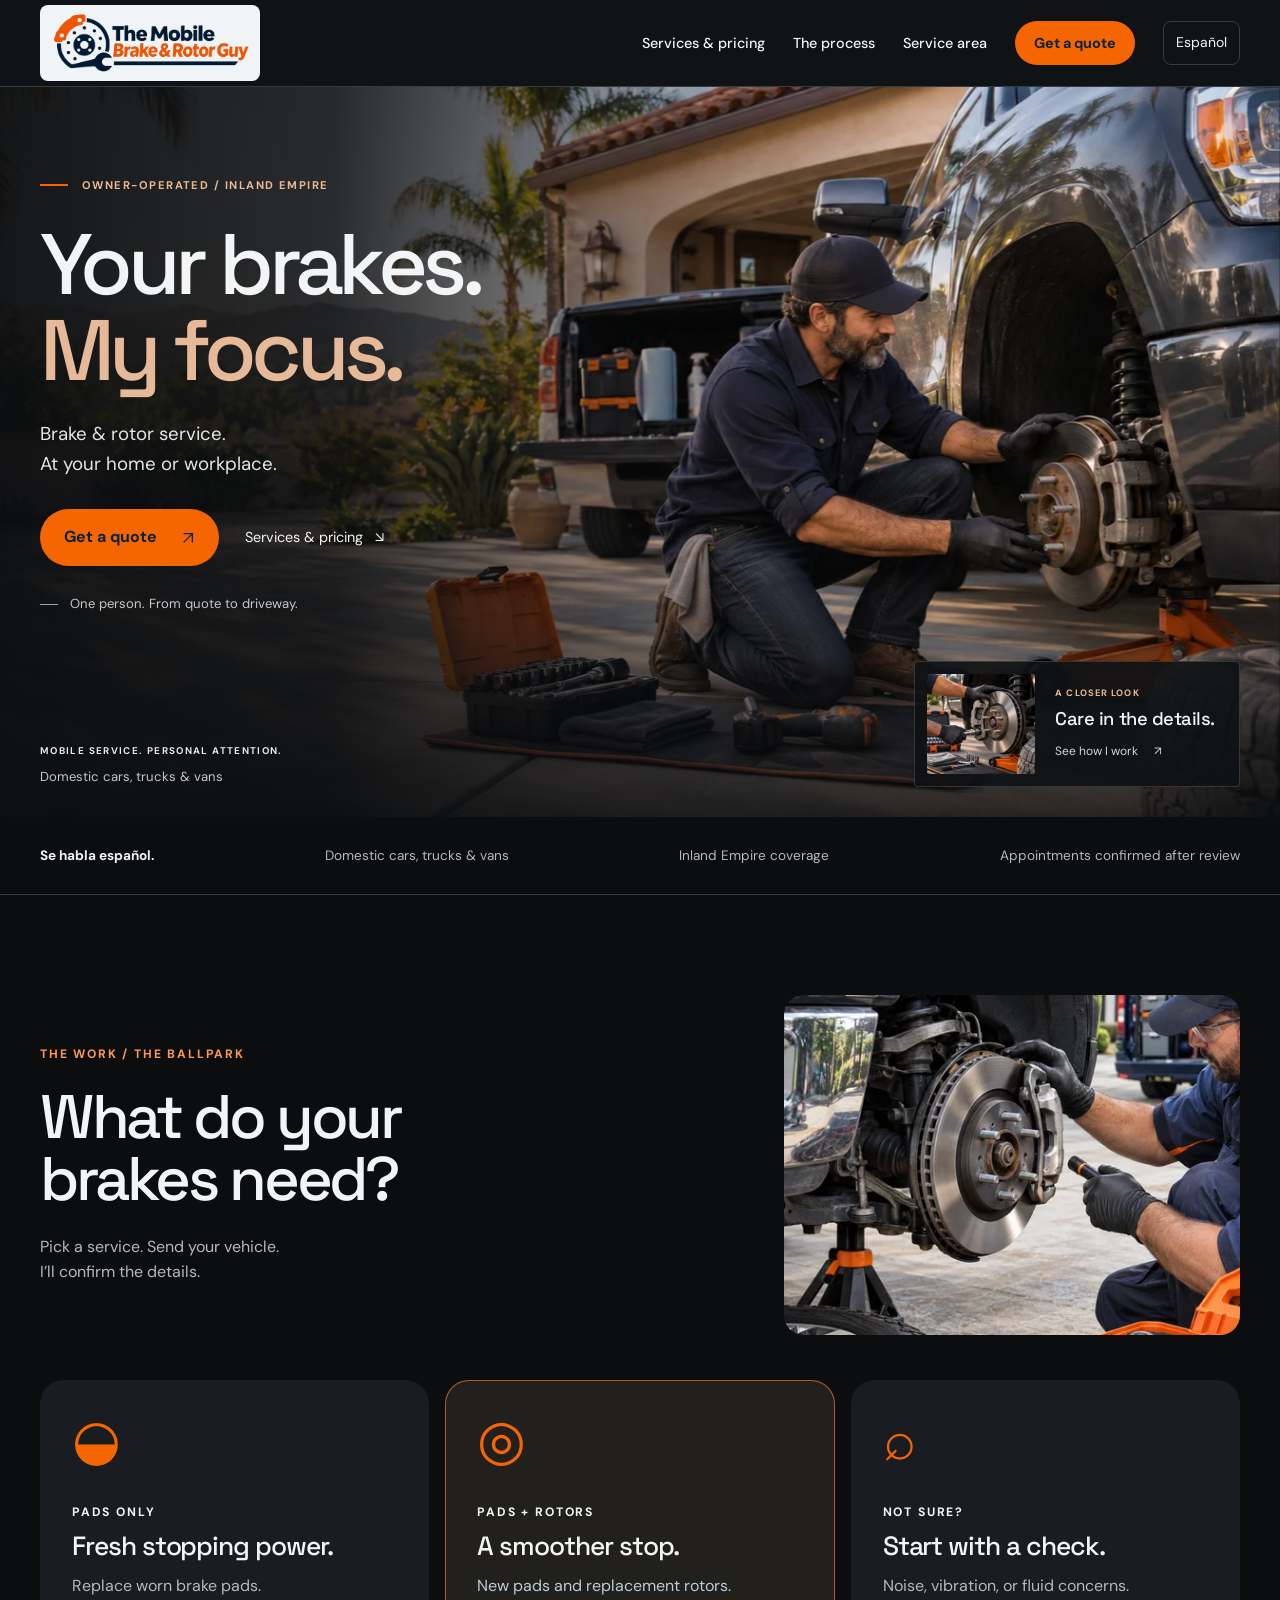
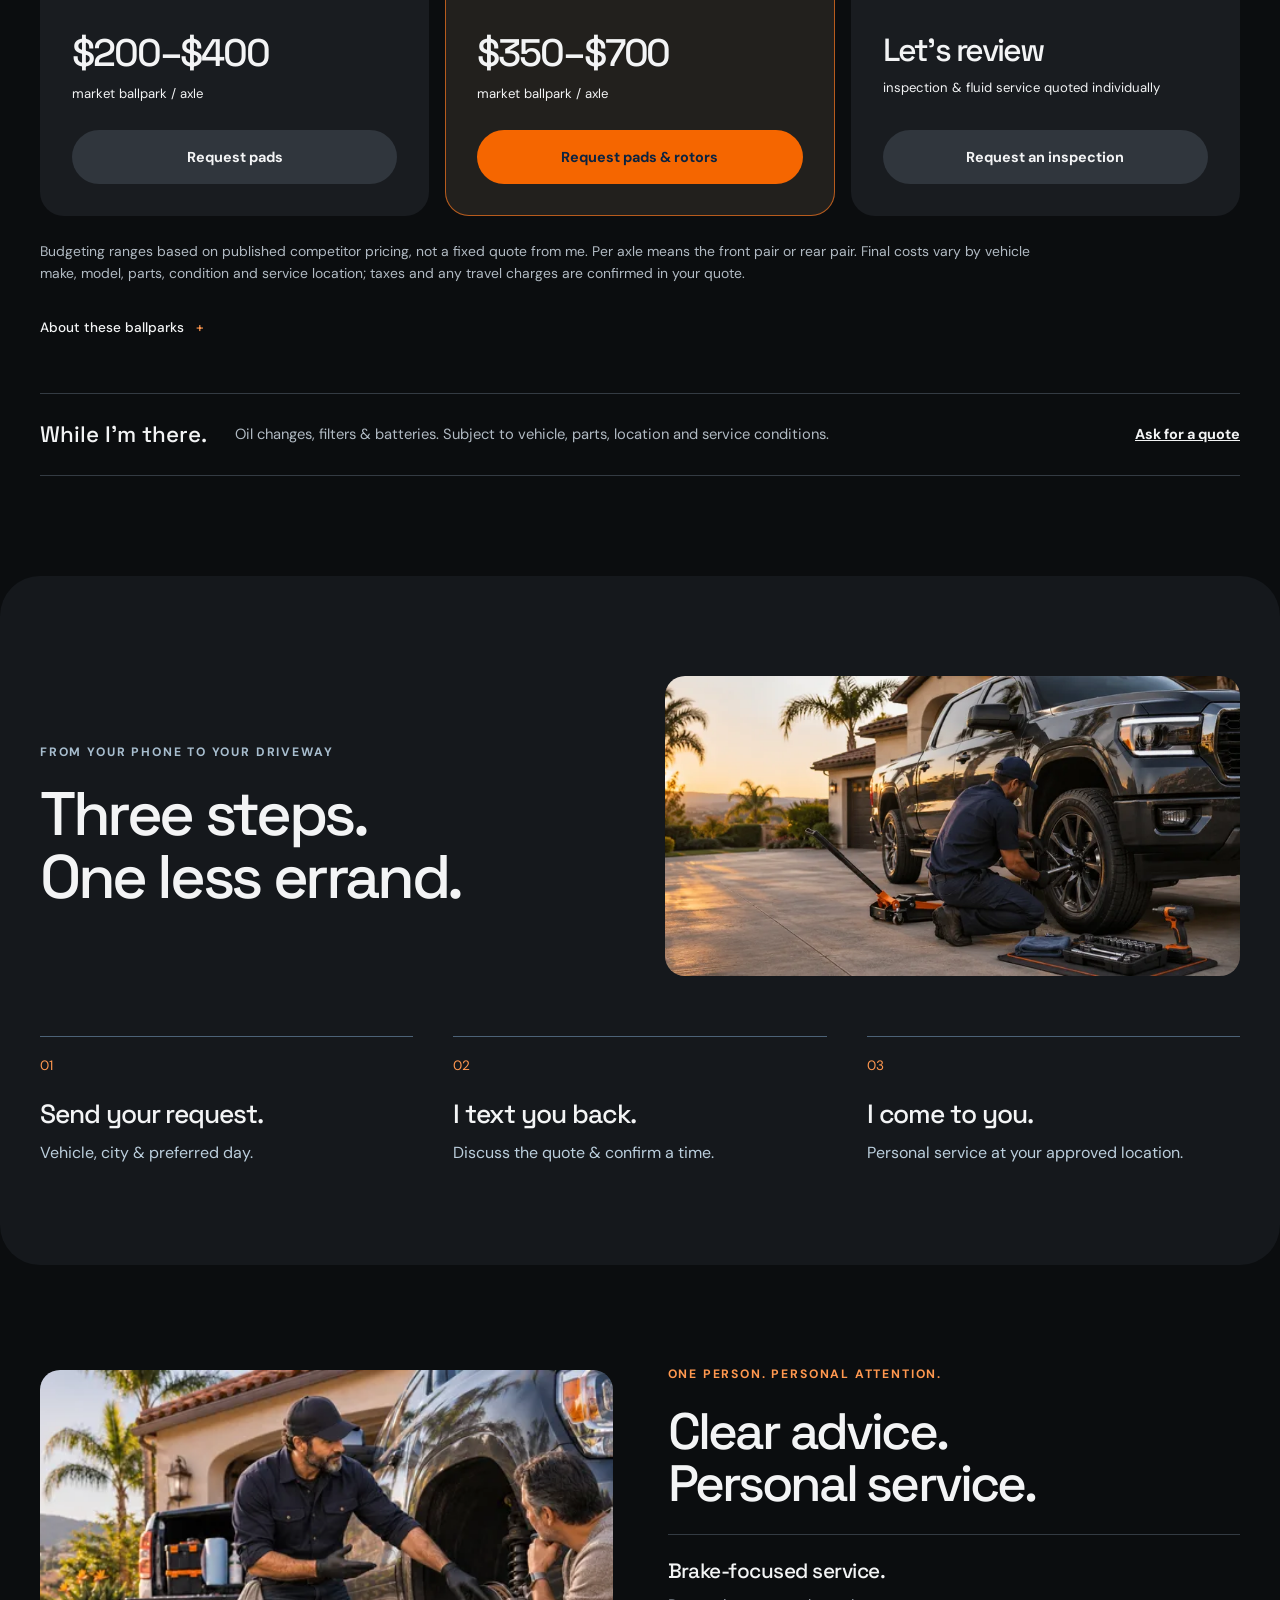
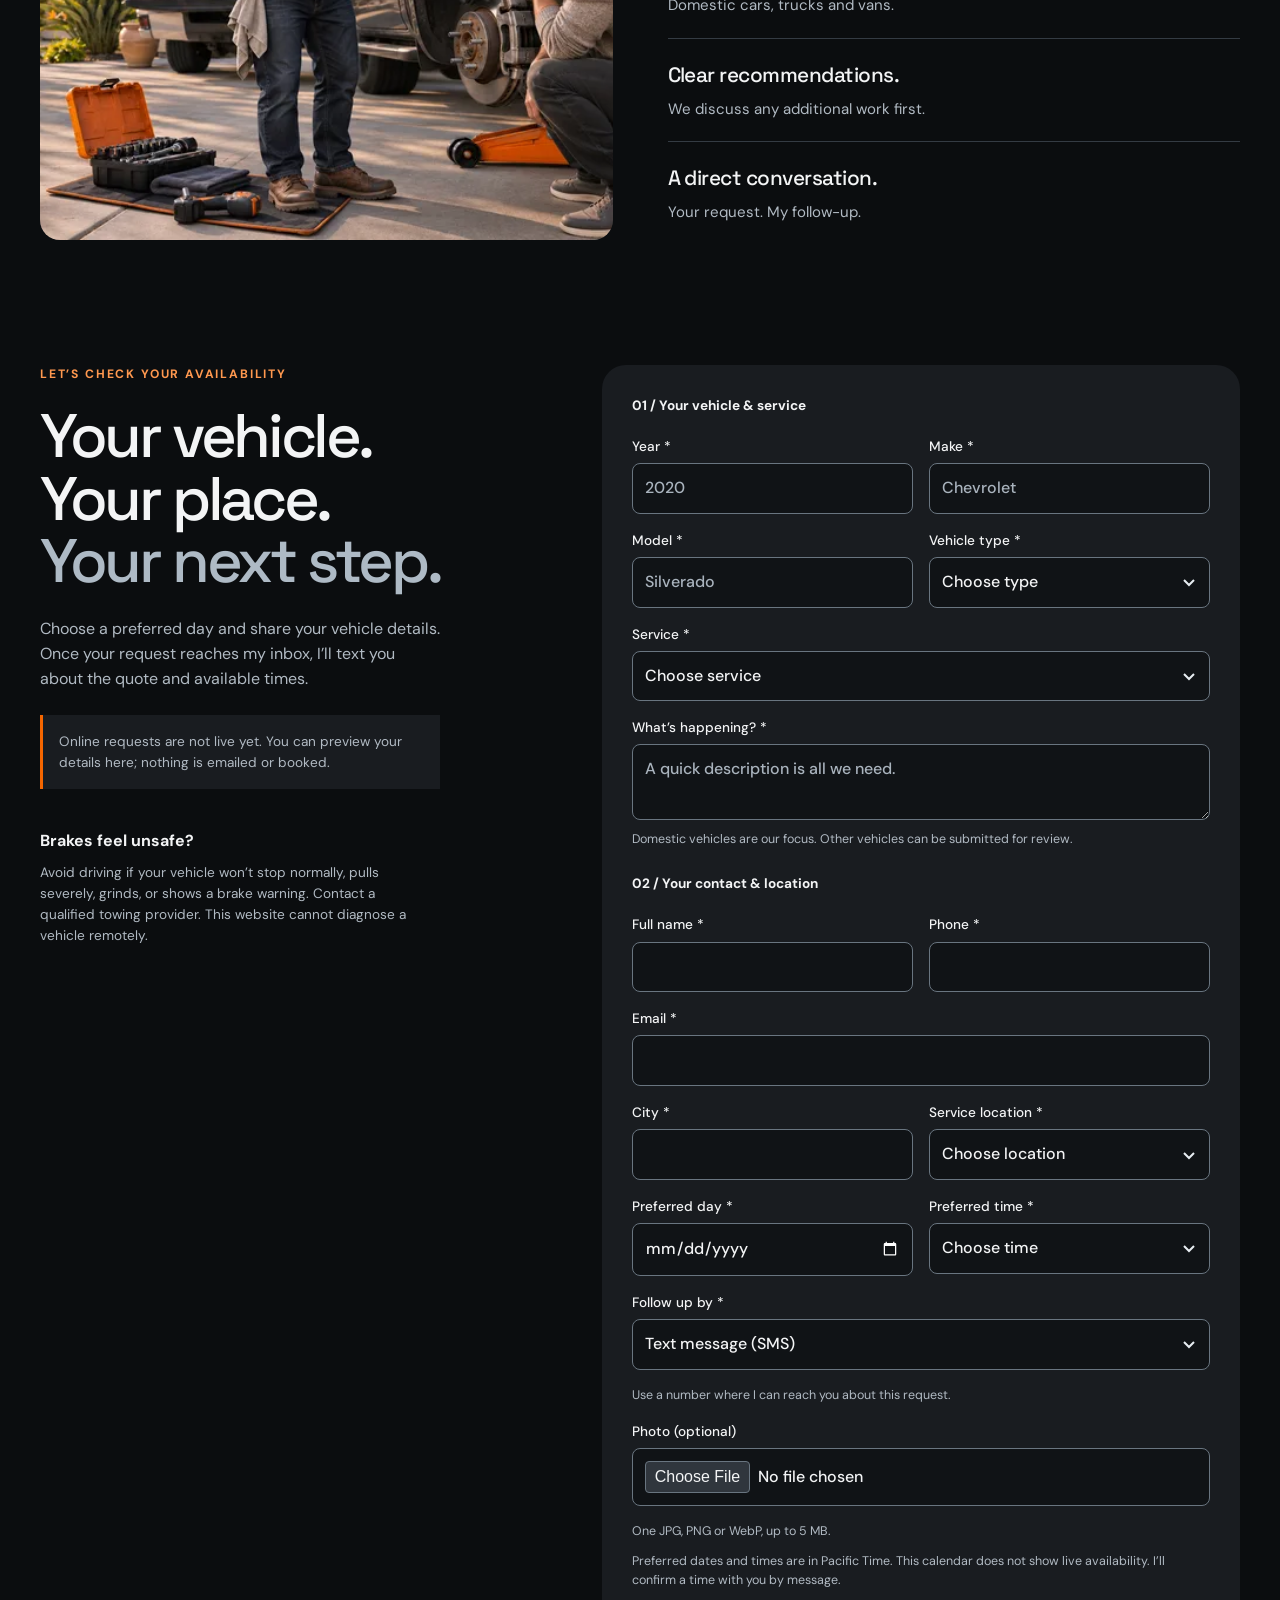
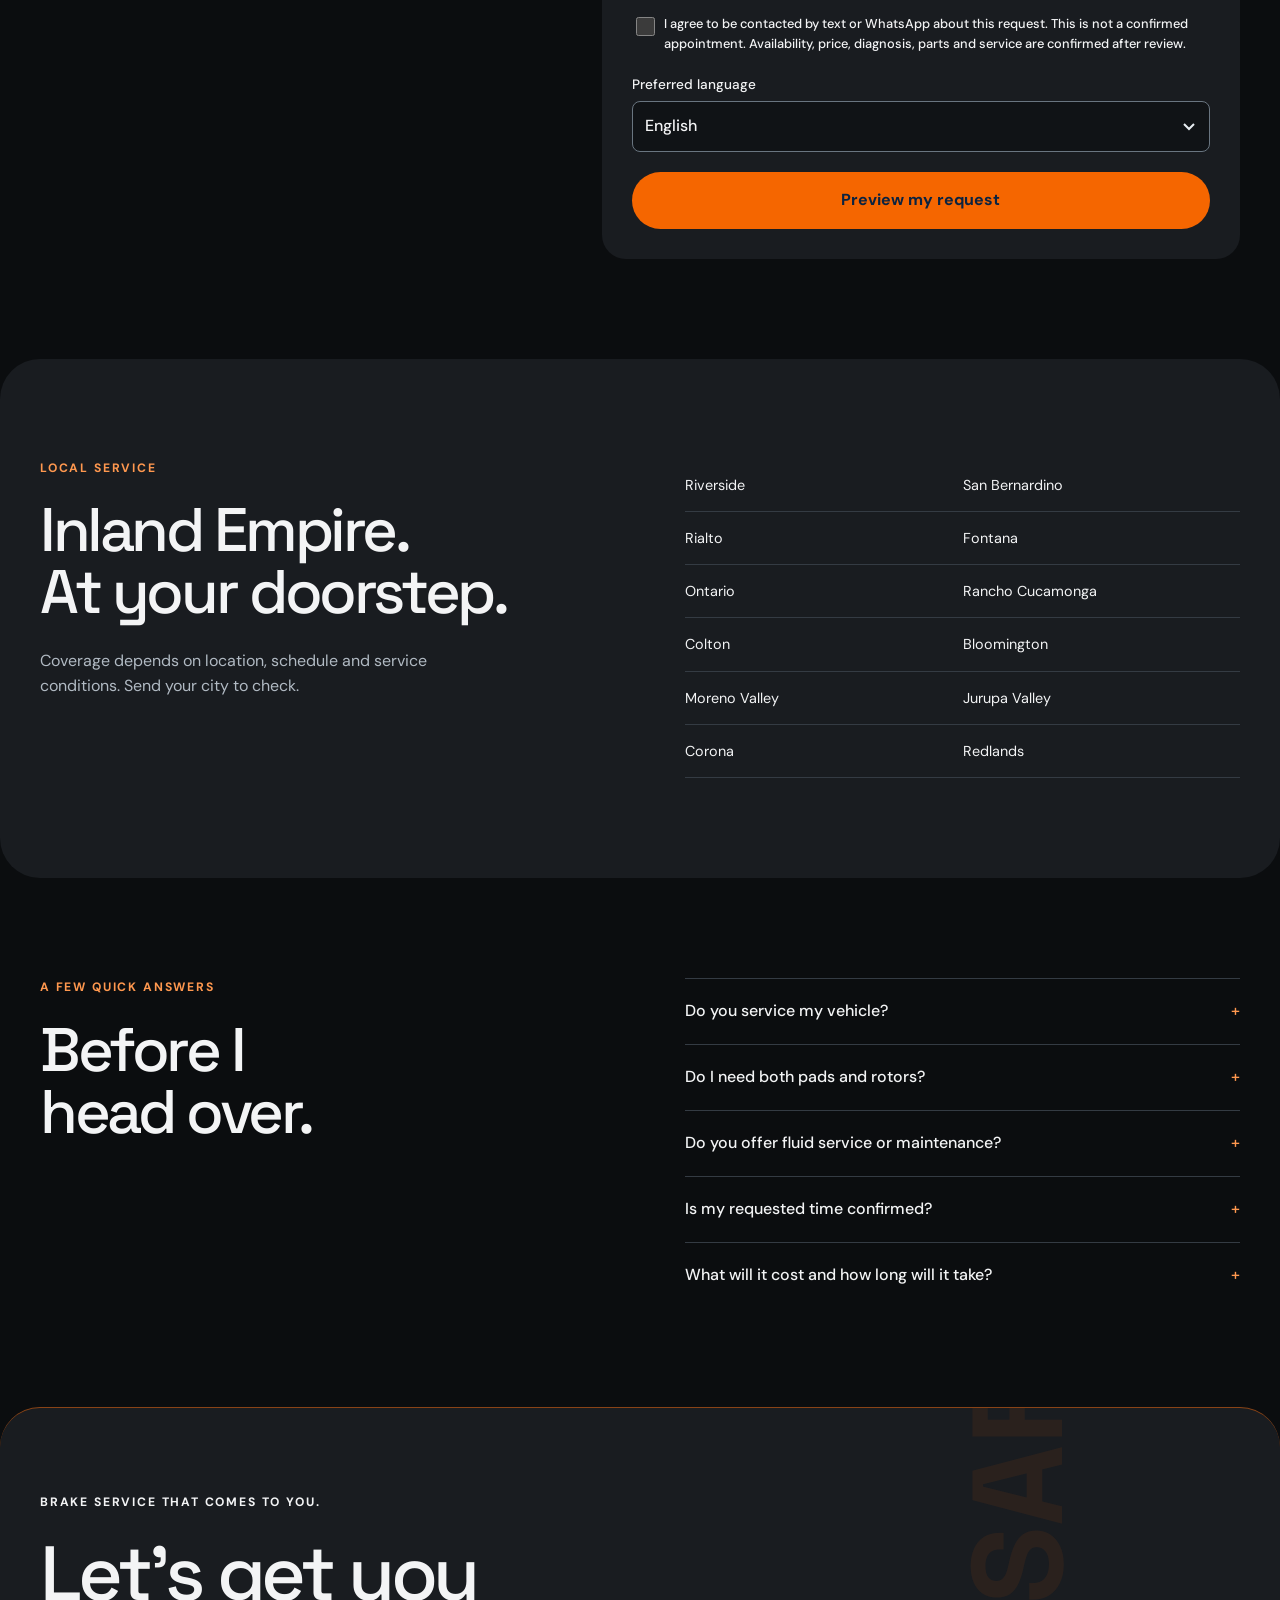
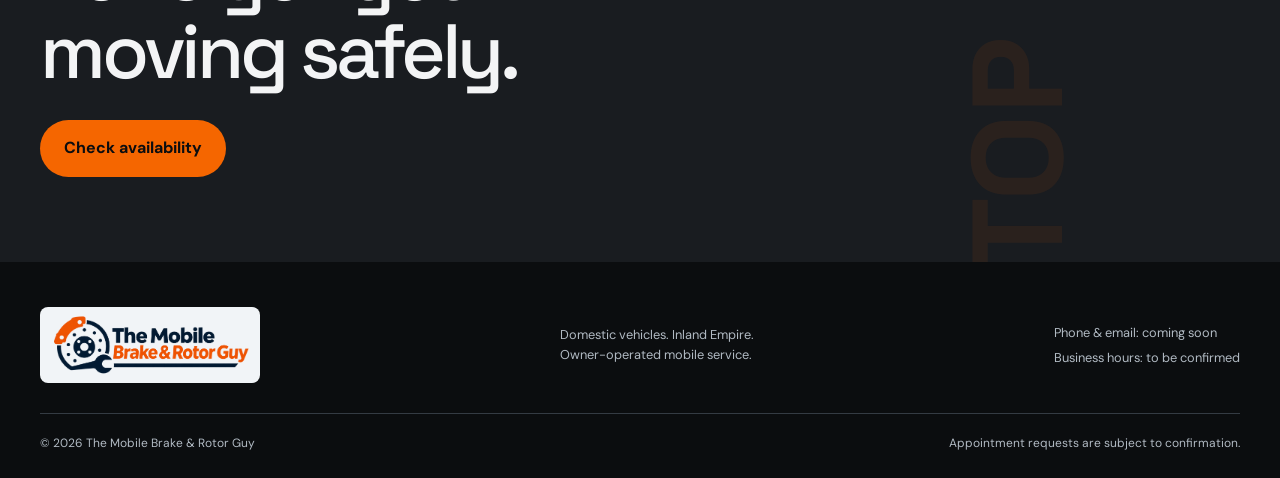
<file: index.html>
<!doctype html>
<html lang="en">
<head>
<meta charset="UTF-8"><meta name="viewport" content="width=device-width, initial-scale=1, viewport-fit=cover">
<meta name="theme-color" content="#0b0d0f">
<title>The Mobile Brake &amp; Rotor Guy | Mobile Brake Service in the Inland Empire</title>
<meta name="description" content="Mobile brake pads, rotors and brake service for domestic cars, trucks and vans in the Inland Empire. See ballpark costs and request an appointment.">
<link rel="canonical" href="https://themobilebrakerotorguy.com/">
<link rel="alternate" hreflang="en" href="https://themobilebrakerotorguy.com/">
<link rel="alternate" hreflang="es" href="https://themobilebrakerotorguy.com/es.html">
<link rel="alternate" hreflang="x-default" href="https://themobilebrakerotorguy.com/">
<meta property="og:title" content="Your brakes. My focus."><meta property="og:description" content="Mobile brake service for domestic cars, trucks and vans throughout the Inland Empire.">
<meta property="og:image" content="https://themobilebrakerotorguy.com/assets/photography/hero-1774.webp"><meta property="og:image:alt" content="A mechanic inspecting a pickup brake rotor in a driveway.">
<meta property="og:url" content="https://themobilebrakerotorguy.com/"><meta property="og:type" content="website">
<link rel="icon" href="assets/brand/logo-icon.png"><link rel="preconnect" href="https://fonts.googleapis.com"><link rel="preconnect" href="https://fonts.gstatic.com" crossorigin>
<link href="https://fonts.googleapis.com/css2?family=DM+Sans:wght@400;500;600;700&family=Space+Grotesk:wght@400;500;600;700&display=swap" rel="stylesheet">
<link rel="stylesheet" href="styles.css">
<script type="application/ld+json">{"@context":"https://schema.org","@type":"AutoRepair","name":"The Mobile Brake & Rotor Guy","url":"https://themobilebrakerotorguy.com/","logo":"https://themobilebrakerotorguy.com/assets/brand/logo-primary-horizontal.png","areaServed":{"@type":"Place","name":"Inland Empire, California"},"description":"Mobile brake service for domestic cars, trucks and vans. Availability confirmed on request."}</script>
</head>
<body>
<a class="skip" href="#services">Skip to services</a>
<header class="site-header" id="top"><div class="container header-inner">
<a class="brand" href="#top" aria-label="The Mobile Brake and Rotor Guy home"><img src="assets/brand/logo-primary-horizontal.png" width="2150" height="734" alt="The Mobile Brake &amp; Rotor Guy"></a>
<nav id="main-nav" aria-label="Main navigation"><a href="#services">Services &amp; pricing</a><a href="#how-it-works">The process</a><a href="#service-area">Service area</a></nav>
<a class="button small" href="#quote">Get a quote</a><a class="language-switch" href="es.html" lang="es" hreflang="es" aria-label="Ver el sitio en español">Español</a><button class="menu-toggle" aria-controls="main-nav" aria-expanded="false" aria-label="Open menu">☰</button>
</div></header>
<main>
<section class="owner-hero" aria-labelledby="hero-title">
<picture class="owner-hero-photo"><source type="image/webp" srcset="assets/photography/hero-640.webp 640w, assets/photography/hero-960.webp 960w, assets/photography/hero-1440.webp 1440w, assets/photography/hero-1774.webp 1774w" sizes="(max-width: 700px) 200vw, 100vw"><img src="assets/photography/hero-1440.webp" width="1774" height="887" fetchpriority="high" alt="A mechanic inspecting a pickup brake rotor in a driveway."></picture>
<div class="owner-hero-shade" aria-hidden="true"></div>
<div class="container owner-hero-content">
<p class="eyebrow owner-kicker">OWNER-OPERATED / INLAND EMPIRE</p>
<h1 id="hero-title">Your brakes.<br><span>My focus.</span></h1>
<p class="owner-hero-description">Brake &amp; rotor service.<br>At your home or workplace.</p>
<div class="owner-hero-actions"><a class="button" href="#quote">Get a quote <svg width="14" height="14" viewBox="0 0 16 16" fill="none" aria-hidden="true" focusable="false"><path d="M3 13 13 3M3 3h10v10" stroke="currentColor" stroke-width="1.6"/></svg></a><a class="owner-pricing" href="#services">Services &amp; pricing <span aria-hidden="true">↘</span></a></div>
<p class="owner-signoff"><span aria-hidden="true"></span>One person. From quote to driveway.</p>
</div>
<div class="container owner-hero-foot"><p class="owner-location"><span class="eyebrow">MOBILE SERVICE. PERSONAL ATTENTION.</span><span>Domestic cars, trucks &amp; vans</span></p><a class="owner-detail" href="#how-it-works"><img src="assets/photography/brake-service-detail-owner-operator-480.webp" width="1672" height="941" decoding="async" fetchpriority="low" alt=""><span><span class="eyebrow">A CLOSER LOOK</span><strong>Care in the details.</strong><span class="owner-detail-link">See how I work <span aria-hidden="true">↗</span></span></span></a></div>
</section>
<section class="fit-strip"><div class="container"><strong lang="es">Se habla español.</strong><span>Domestic cars, trucks &amp; vans</span><span>Inland Empire coverage</span><span>Appointments confirmed after review</span></div></section>
<section class="section services" id="services"><div class="container">
<div class="section-heading service-intro"><div><p class="eyebrow orange">THE WORK / THE BALLPARK</p><h2>What do your<br>brakes need?</h2><p>Pick a service. Send your vehicle.<br>I’ll confirm the details.</p></div><picture class="editorial-photo rotor-photo"><source type="image/webp" srcset="assets/photography/brake-rotor-closeup-480.webp 480w, assets/photography/brake-rotor-closeup-800.webp 800w, assets/photography/brake-rotor-closeup-1200.webp 1122w" sizes="(max-width: 700px) calc(100vw - 32px), 420px"><img src="assets/photography/brake-rotor-closeup.png" width="1122" height="1402" loading="lazy" decoding="async" alt="Close-up of a truck brake rotor and caliper being inspected, with a support stand visible."></picture></div>
<div class="price-grid">
<article class="price-card"><span class="service-symbol" aria-hidden="true">◒</span><p class="eyebrow">PADS ONLY</p><h3>Fresh stopping power.</h3><p>Replace worn brake pads.</p><p class="price">$200–$400<small>market ballpark / axle</small></p><a href="#quote" class="button light" data-service="Brake pads">Request pads</a></article>
<article class="price-card featured"><span class="service-symbol" aria-hidden="true">◎</span><p class="eyebrow">PADS + ROTORS</p><h3>A smoother stop.</h3><p>New pads and replacement rotors.</p><p class="price">$350–$700<small>market ballpark / axle</small></p><a href="#quote" class="button" data-service="Pads and rotors">Request pads &amp; rotors</a></article>
<article class="price-card"><span class="service-symbol" aria-hidden="true">⌕</span><p class="eyebrow">NOT SURE?</p><h3>Start with a check.</h3><p>Noise, vibration, or fluid concerns.</p><p class="price quote-price">Let’s review<small>inspection &amp; fluid service quoted individually</small></p><a href="#quote" class="button light" data-service="Brake inspection">Request an inspection</a></article>
</div>
<p class="price-note">Budgeting ranges based on published competitor pricing, not a fixed quote from me. Per axle means the front pair or rear pair. Final costs vary by vehicle make, model, parts, condition and service location; taxes and any travel charges are confirmed in your quote.</p>
<details class="price-sources"><summary>About these ballparks</summary><p>Benchmarks reviewed November 23, 2026: <a href="https://supercanic.com/blog/brake-job-cost">Supercanic’s Riverside County guide</a> and <a href="https://brakestogo.com/services/brake-pad-replacement/">Brakes To Go’s published comparisons</a>. These are budgeting guides for parts and labor, not guaranteed offers or price matches.</p></details>
<div class="maintenance"><strong>While I’m there.</strong><p>Oil changes, filters &amp; batteries. Subject to vehicle, parts, location and service conditions.</p><a href="#quote" data-service="Select maintenance">Ask for a quote</a></div>
</div></section>
<section class="process section" id="how-it-works"><div class="container"><div class="process-intro"><div><p class="eyebrow">FROM YOUR PHONE TO YOUR DRIVEWAY</p><h2>Three steps.<br>One less errand.</h2></div><picture class="editorial-photo process-photo"><source type="image/webp" srcset="assets/photography/owner-operator-truck-service-480.webp 480w, assets/photography/owner-operator-truck-service-800.webp 800w, assets/photography/owner-operator-truck-service-1200.webp 1200w" sizes="(max-width: 700px) calc(100vw - 32px), 50vw"><img src="assets/photography/owner-operator-truck-service.png" width="1752" height="897" loading="lazy" decoding="async" alt="A mechanic working at a pickup truck’s front wheel in a driveway at sunset."></picture></div><div class="steps"><article><span>01</span><h3>Send your request.</h3><p>Vehicle, city &amp; preferred day.</p></article><article><span>02</span><h3>I text you back.</h3><p>Discuss the quote &amp; confirm a time.</p></article><article><span>03</span><h3>I come to you.</h3><p>Personal service at your approved location.</p></article></div></div></section>
<section class="personal-service section"><div class="container personal-layout"><picture class="editorial-photo conversation-photo"><source type="image/webp" srcset="assets/photography/owner-operator-explaining-service-480.webp 480w, assets/photography/owner-operator-explaining-service-800.webp 800w, assets/photography/owner-operator-explaining-service-1200.webp 1200w" sizes="(max-width: 700px) calc(100vw - 32px), 50vw"><img src="assets/photography/owner-operator-explaining-service.png" width="1774" height="887" loading="lazy" decoding="async" alt="A mechanic discussing an exposed brake assembly with a customer beside a pickup."></picture><div class="personal-copy"><p class="eyebrow orange">ONE PERSON. PERSONAL ATTENTION.</p><h2>Clear advice.<br>Personal service.</h2><div class="personal-points"><p><strong>Brake-focused service.</strong><span>Domestic cars, trucks and vans.</span></p><p><strong>Clear recommendations.</strong><span>We discuss any additional work first.</span></p><p><strong>A direct conversation.</strong><span>Your request. My follow-up.</span></p></div></div></div></section>
<section class="section quote-section" id="quote"><div class="container quote-layout"><div><p class="eyebrow orange">LET’S CHECK YOUR AVAILABILITY</p><h2>Your vehicle.<br>Your place.<br><span>Your next step.</span></h2><p>Choose a preferred day and share your vehicle details. Once your request reaches my inbox, I’ll text you about the quote and available times.</p><p class="preview-notice">Online requests are not live yet. You can preview your details here; nothing is emailed or booked.</p><div class="safety"><strong>Brakes feel unsafe?</strong><p>Avoid driving if your vehicle won’t stop normally, pulls severely, grinds, or shows a brake warning. Contact a qualified towing provider. This website cannot diagnose a vehicle remotely.</p></div></div>
<form id="quote-form" novalidate><fieldset><legend>01 / Your vehicle &amp; service</legend>
<div class="form-grid"><label>Year *<input name="year" inputmode="numeric" required pattern="[0-9]{4}" maxlength="4" placeholder="2020"></label><label>Make *<input name="make" required maxlength="60" placeholder="Chevrolet"></label><label>Model *<input name="model" required maxlength="80" placeholder="Silverado"></label><label>Vehicle type *<select name="vehicleType" required><option value="">Choose type</option><option>Domestic car</option><option>Domestic truck</option><option>Domestic van</option><option>Not sure</option><option>Other</option></select></label><label class="full">Service *<select name="service" required><option value="">Choose service</option><option>Brake pads</option><option>Pads and rotors</option><option>Brake rotors</option><option>Brake fluid service</option><option>Brake inspection</option><option>Brake noise</option><option>Brake vibration</option><option>Oil change</option><option>Oil filter</option><option>Cabin air filter</option><option>Battery replacement</option><option>Select maintenance</option><option>Not sure</option></select></label><label class="full">What’s happening? *<textarea name="issue" required maxlength="1200" rows="2" placeholder="A quick description is all we need."></textarea></label></div><p id="fit-note" class="field-note">Domestic vehicles are our focus. Other vehicles can be submitted for review.</p></fieldset>
<fieldset><legend>02 / Your contact &amp; location</legend><div class="form-grid"><label>Full name *<input name="name" required maxlength="100" autocomplete="name"></label><label>Phone *<input name="phone" type="tel" required maxlength="30" autocomplete="tel"></label><label class="full">Email *<input name="email" type="email" required maxlength="254" autocomplete="email"></label><label>City *<input name="city" required maxlength="100" autocomplete="address-level2"></label><label>Service location *<select name="location" required><option value="">Choose location</option><option>Home</option><option>Workplace</option><option>Other — review needed</option></select></label><label>Preferred day *<input name="date" type="date" required></label><label>Preferred time *<select name="time" required><option value="">Choose time</option><option>Morning</option><option>Afternoon</option><option>Flexible</option></select></label><label class="full">Follow up by *<select name="contactMethod" required><option value="SMS">Text message (SMS)</option><option value="WhatsApp">WhatsApp</option></select><span class="field-note">Use a number where I can reach you about this request.</span></label><label class="full">Photo (optional)<input name="photo" type="file" accept="image/jpeg,image/png,image/webp"><span class="field-note">One JPG, PNG or WebP, up to 5 MB.</span></label></div><p class="field-note">Preferred dates and times are in Pacific Time. This calendar does not show live availability. I’ll confirm a time with you by message.</p></fieldset>
<label class="form-trap" aria-hidden="true">Website<input name="website" tabindex="-1" autocomplete="off"></label>
<label class="consent"><input name="consent" type="checkbox" required><span>I agree to be contacted by text or WhatsApp about this request. This is not a confirmed appointment. Availability, price, diagnosis, parts and service are confirmed after review.</span></label>
<label class="language-preference">Preferred language<select name="language"><option value="en">English</option><option value="es">Español</option></select></label>
<button class="button" type="submit">Preview my request</button><p class="form-status" role="status" aria-live="polite"></p>
</form></div></section>
<section class="section area" id="service-area"><div class="container area-layout"><div><p class="eyebrow orange">LOCAL SERVICE</p><h2>Inland Empire.<br>At your doorstep.</h2><p>Coverage depends on location, schedule and service conditions. Send your city to check.</p></div><div class="cities"><span>Riverside</span><span>San Bernardino</span><span>Rialto</span><span>Fontana</span><span>Ontario</span><span>Rancho Cucamonga</span><span>Colton</span><span>Bloomington</span><span>Moreno Valley</span><span>Jurupa Valley</span><span>Corona</span><span>Redlands</span></div></div></section>
<section class="section faq"><div class="container faq-layout"><div><p class="eyebrow orange">A FEW QUICK ANSWERS</p><h2>Before I<br>head over.</h2></div><div>
<details><summary>Do you service my vehicle?</summary><p>I focus on domestic cars, trucks and vans. Send the year, make and model; other vehicles are reviewed individually.</p></details>
<details><summary>Do I need both pads and rotors?</summary><p>Not always. Inspection helps determine what needs replacement.</p></details>
<details><summary>Do you offer fluid service or maintenance?</summary><p>Yes, subject to vehicle and location fit. Ask about brake fluid, oil changes, filters and batteries.</p></details>
<details><summary>Is my requested time confirmed?</summary><p>No. Your preferred date is a request. I’ll text you to confirm service details and agree on an available time.</p></details>
<details><summary>What will it cost and how long will it take?</summary><p>The ranges above are market guides. I confirm your price and expected time after reviewing your vehicle and the work required.</p></details>
</div></div></section>
<section class="closing"><div class="container"><p class="eyebrow">BRAKE SERVICE THAT COMES TO YOU.</p><h2>Let’s get you<br>moving safely.</h2><button class="button dark" data-open-booking>Check availability</button></div><span aria-hidden="true">STOP SAFE.</span></section>
</main>
<footer><div class="container footer-inner"><a class="brand footer-brand" href="#top"><img src="assets/brand/logo-primary-horizontal.png" width="2150" height="734" loading="lazy" alt="The Mobile Brake &amp; Rotor Guy"></a><p>Domestic vehicles. Inland Empire.<br>Owner-operated mobile service.</p><div><span id="business-contact">Phone &amp; email: coming soon</span><a class="whatsapp-link" data-whatsapp hidden>Message on WhatsApp</a><span>Business hours: to be confirmed</span></div></div><div class="container footer-bottom">© 2026 The Mobile Brake &amp; Rotor Guy <span>Appointment requests are subject to confirmation.</span></div></footer>
<div class="mobile-bar" aria-label="Quick actions"><button data-contact="Call">Call</button><button data-contact="Text">Text</button><a href="#quote">Request quote</a></div>
<dialog id="booking-dialog" aria-labelledby="dialog-title"><button class="dialog-close" aria-label="Close dialog">×</button><div class="photo-dialog"><picture class="editorial-photo detail-photo"><source type="image/webp" srcset="assets/photography/brake-service-detail-owner-operator-480.webp 480w, assets/photography/brake-service-detail-owner-operator-800.webp 800w, assets/photography/brake-service-detail-owner-operator-1200.webp 1200w" sizes="(max-width: 550px) calc(100vw - 32px), 520px"><img src="assets/photography/brake-service-detail-owner-operator.png" width="1672" height="941" loading="lazy" decoding="async" alt="Gloved hands working beside a pickup brake rotor and caliper."></picture></div><div class="dialog-content"><p class="eyebrow orange">MOBILE SERVICE / INLAND EMPIRE</p><h2 id="dialog-title">Your day.<br>Your driveway.</h2><p>Choose a preferred day and tell me about your domestic car, truck or van. I’ll follow up by message once I receive your request.</p><p class="field-note">Online requests are currently in preview. No appointment is booked or sent.</p><a class="button" id="dialog-quote" href="#quote">Start my request</a></div></dialog>
<dialog id="contact-dialog" aria-labelledby="contact-title"><button class="dialog-close" aria-label="Close dialog">×</button><div class="dialog-content"><h2 id="contact-title">Contact details<br>coming soon.</h2><p>The business phone number hasn’t been published yet. Online requests are also currently in preview.</p><button class="button dialog-dismiss">Got it</button></div></dialog>
<script src="site-config.js" defer></script>
<script src="script.js" defer></script>
</body></html>
</file>
<file: styles.css>
:root{color-scheme:dark;--navy:#0b2340;--orange:#f56600;--paper:#191c20;--ink:#f3f4f5;--muted:#b1bac3;--line:#343b43;--background:#0b0d0f;--field:#101316;--heading:'Space Grotesk',sans-serif}
*{box-sizing:border-box}
html{scroll-behavior:smooth;scroll-padding-top:100px}
body{margin:0;background:var(--background);color:var(--ink);font-family:'DM Sans',sans-serif;line-height:1.55;-webkit-text-size-adjust:100%}
button,input,select,textarea{font:inherit}
button,a{-webkit-tap-highlight-color:transparent}
button{cursor:pointer}
a{color:inherit}
img,svg{max-width:100%}
button:focus-visible,a:focus-visible,input:focus-visible,select:focus-visible,textarea:focus-visible,summary:focus-visible{outline:3px solid #ff984f;outline-offset:5px}
h1,h2,h3,p{margin:0}
h1,h2,h3{font-family:var(--heading);line-height:1.02;letter-spacing:-.055em;font-weight:500}
h1{font-size:clamp(3rem,6.6vw,6.4rem)}
h2{font-size:clamp(2.5rem,4.8vw,4.6rem)}
h3{font-size:1.65rem;letter-spacing:-.04em}
p{font-size:1rem}
.container{width:min(1240px,calc(100% - 80px));margin:auto}
.button{display:inline-flex;align-items:center;justify-content:center;background:var(--orange);color:var(--navy);padding:16px 24px;border:0;border-radius:100px;text-decoration:none;font-weight:700;min-height:50px;transition:background .2s,transform .2s}
.button:hover{background:#ff8328;transform:translateY(-2px)}
.button.small{padding:11px 19px;min-height:44px;font-size:.9rem}
.button.light{background:#30363d;color:var(--ink)}
.button.light:hover{background:#424b55}
.button.dark{background:var(--orange);color:#0b0d0f}
.text-button{background:none;color:inherit;border:0;border-bottom:1px solid currentColor;padding:10px 0;font-weight:600}
.eyebrow{font-size:.76rem;letter-spacing:.15em;font-weight:700;line-height:1.5;margin-bottom:22px}
.orange{color:#ff984f}
.section{padding:100px 0}
.skip{position:fixed;top:-100px;z-index:100;background:var(--field);padding:15px}
.skip:focus{top:0}
.site-header{background:var(--field);position:sticky;top:0;z-index:40;border-bottom:1px solid var(--line);padding-top:env(safe-area-inset-top)}
.header-inner{height:86px;display:flex;align-items:center;gap:28px}
.brand{display:block;width:220px;flex-shrink:0;background:#f1f4f7;border-radius:8px;padding:4px 8px}
.brand img{width:100%;height:auto;display:block}
nav{margin-left:auto;display:flex;gap:28px}
nav a{font-size:.9rem;text-decoration:none;font-weight:500}
.menu-toggle{display:none}
.language-switch{display:inline-flex;align-items:center;justify-content:center;min-height:44px;padding:8px 12px;border:1px solid var(--line);border-radius:8px;font-size:.875rem;text-decoration:none;white-space:nowrap}
.language-switch:hover{border-color:var(--orange);color:#ff984f}
.language-preference{margin-bottom:20px}
@media(max-width:1100px){.header-inner>.button{display:none}}
@media(max-width:700px){.language-switch{margin-left:auto}.header-inner{gap:10px}}
.fit-strip{padding:28px 0;border-bottom:1px solid var(--line)}
.fit-strip .container{display:flex;justify-content:space-between;gap:20px;font-size:.85rem}
.fit-strip span{color:var(--muted)}
.section-heading{display:flex;justify-content:space-between;align-items:end;gap:24px;margin-bottom:45px}
.section-heading>p{color:var(--muted)}
.price-grid{display:grid;grid-template-columns:repeat(3,1fr);gap:16px}
.price-card{padding:32px;background:var(--paper);border-radius:24px;display:flex;flex-direction:column;align-items:flex-start}
.price-card.featured{background:#22201d;color:var(--ink);box-shadow:inset 0 0 0 1px #b75b1d}
.service-symbol{font-size:3.5rem;line-height:1;color:var(--orange);margin-bottom:35px}
.price-card .eyebrow{margin-bottom:12px}
.price-card h3{margin-bottom:14px}
.price-card>p:not(.eyebrow):not(.price){color:var(--muted)}
.price-card.featured>p:not(.eyebrow):not(.price){color:#b9ccda}
.price{font:500 clamp(1.8rem,3vw,2.7rem)/1 var(--heading);letter-spacing:-.055em;margin:35px 0 26px}
.price small{display:block;font:400 .82rem/1.5 'DM Sans',sans-serif;letter-spacing:0;margin-top:12px}
.price-card .button{margin-top:auto;width:100%;font-size:.9rem}
.quote-price{font-size:2rem}
.price-note{font-size:.87rem;color:var(--muted);margin-top:25px;max-width:1000px}
.price-sources{font-size:.83rem;margin-top:12px}
.price-sources summary{min-height:36px;font-size:.85rem;border:0;justify-content:flex-start;gap:12px}
.price-sources p{font-size:.85rem;color:var(--muted)}
.maintenance{display:flex;align-items:center;gap:28px;border-block:1px solid var(--line);padding:26px 0;margin-top:35px}
.maintenance strong{font:500 1.4rem var(--heading)}
.maintenance p{flex:1;color:var(--muted);font-size:.92rem}
.maintenance a{font-weight:700;font-size:.9rem}
.process{background:#15181c;color:var(--ink);border-radius:40px}
.process .eyebrow{color:#a8becf}
.steps{display:grid;grid-template-columns:repeat(3,1fr);gap:40px;margin-top:60px}
.steps article{border-top:1px solid #4c6277;padding-top:18px}
.steps span{color:#ff974f;display:block;font-size:.85rem;margin-bottom:25px}
.steps p{color:#bbcedc;margin-top:13px}
.quote-layout{display:grid;grid-template-columns:.85fr 1.15fr;gap:90px}
.quote-layout h2 span{color:#aebac5}
.quote-layout>div>p:not(.eyebrow){margin-top:24px;color:var(--muted);max-width:400px}
.preview-notice{font-size:.85rem;padding:16px;background:var(--paper);border-left:3px solid var(--orange)}
.safety{margin-top:40px;max-width:390px}
.safety p{font-size:.85rem;margin-top:8px;color:var(--muted)}
form{padding:30px;background:var(--paper);border-radius:24px}
fieldset{border:0;margin:0 0 24px;padding:0}
legend{font-size:.85rem;font-weight:700;padding:0 0 20px}
label{display:flex;flex-direction:column;gap:6px;font-size:.85rem;font-weight:500}
.form-grid{display:grid;grid-template-columns:1fr 1fr;gap:16px}
.full{grid-column:1/-1}
input,select,textarea{width:100%;max-width:100%;min-width:0;border:1px solid #697580;background:var(--field);border-radius:8px;padding:12px;font-size:1rem;color:var(--ink)}
textarea{resize:vertical}
select{appearance:none;background:var(--field) url("data:image/svg+xml,%3Csvg xmlns='http://www.w3.org/2000/svg' width='20' height='20'%3E%3Cpath d='m5 8 5 5 5-5' fill='none' stroke='%23e7edf2' stroke-width='2'/%3E%3C/svg%3E") no-repeat right 10px center;padding-right:35px}
.field-note{font-size:.78rem;color:var(--muted);margin-top:10px;font-weight:400}
.consent{flex-direction:row;align-items:flex-start;font-size:.8rem;margin-bottom:20px}
.consent input{width:19px;height:19px;flex-shrink:0;accent-color:var(--orange)}
form .button{width:100%}
.form-trap{position:absolute;left:-10000px;width:1px;height:1px;overflow:hidden}
.form-status:not(:empty){margin-top:15px;padding:12px;background:#17382b;color:#baf0cc;font-size:.9rem}
.form-status.error{background:#42221e;color:#ffd2c7}
.area{background:var(--paper);border-radius:40px}
.area-layout,.faq-layout{display:grid;grid-template-columns:1fr 1fr;gap:90px}
.area p:not(.eyebrow){max-width:440px;margin-top:25px;color:var(--muted)}
.cities{display:grid;grid-template-columns:1fr 1fr;align-content:center}
.cities span{border-bottom:1px solid var(--line);padding:15px 0;font-size:.9rem}
summary{cursor:pointer;list-style:none;display:flex;justify-content:space-between;gap:25px;font-weight:500;padding:20px 0;border-top:1px solid var(--line);font-size:1rem}
summary::-webkit-details-marker{display:none}
summary:after{content:'+';color:#ff984f}
details[open] summary:after{content:'−'}
details>p{padding-bottom:22px;color:var(--muted)}
.closing{padding:85px 0;background:#191c20;border-top:1px solid #894316;border-radius:40px 40px 0 0;position:relative;overflow:hidden}
.closing h2{font-size:clamp(3rem,6vw,6rem);margin-bottom:30px}
.closing>span{position:absolute;font:700 10vw var(--heading);transform:rotate(-90deg);right:-6%;top:26%;color:rgba(245,102,0,.08);pointer-events:none}
footer{padding:45px 0 25px}
.footer-inner{display:flex;justify-content:space-between;gap:30px;align-items:center}
.footer-inner p,.footer-inner>div{font-size:.8rem;color:var(--muted)}
.footer-inner>div{display:flex;flex-direction:column;gap:5px}
.footer-bottom{border-top:1px solid var(--line);margin-top:30px;padding-top:20px;font-size:.75rem;display:flex;justify-content:space-between;color:var(--muted)}
.mobile-bar{display:none}
dialog{padding:0;border:0;border-radius:24px;width:min(520px,calc(100% - 32px));max-height:88svh;overflow:auto;background:var(--paper);color:var(--ink);box-shadow:0 30px 100px #0006}
dialog::backdrop{background:rgba(4,17,31,.8);backdrop-filter:blur(5px)}
.dialog-close{position:absolute;right:14px;top:14px;border:0;border-radius:50%;background:var(--field);font-size:1.6rem;width:44px;height:44px;z-index:2}
.dialog-art{height:180px;background:var(--paper);display:grid;place-items:center;overflow:hidden}
.dialog-art img{width:165px;height:165px;object-fit:contain}
.dialog-content{padding:32px}
.dialog-content h2{font-size:2.8rem}
.dialog-content>p{margin:18px 0}
.dialog-content .button{width:100%}
body:has(dialog[open]){overflow:hidden}
@media(min-width:1500px){}
@media(max-width:1000px){.container{width:calc(100% - 48px)}
nav{gap:18px}
.header-inner{gap:18px}
.brand{width:180px}
.quote-layout,.area-layout,.faq-layout{gap:40px}
.price-card{padding:24px}
.price{font-size:2rem}
}
@media(max-width:700px){html{scroll-padding-top:90px}
.container{width:calc(100% - 32px)}
body{padding-bottom:calc(64px + env(safe-area-inset-bottom))}
.header-inner{height:74px;gap:10px}
.brand{width:155px}
.header-inner>.button{margin-left:auto;padding:10px 15px;font-size:.8rem}
.menu-toggle{display:block;background:none;border:0;color:var(--ink);font-size:1.4rem;width:44px;height:44px}
nav{display:none;position:absolute;top:calc(74px + env(safe-area-inset-top));left:0;right:0;padding:16px;background:var(--field);border-bottom:1px solid var(--line)}
nav.open{display:flex;flex-direction:column;gap:0}
nav a{padding:13px}
.fit-strip{padding:22px 0}
.fit-strip .container{display:grid;grid-template-columns:1fr 1fr;gap:12px;font-size:.78rem}
.section{padding:65px 0}
.section-heading{display:block;margin-bottom:30px}
.section-heading>p{margin-top:22px}
.price-grid{grid-template-columns:1fr}
.price-card{padding:26px;position:relative}
.service-symbol{position:absolute;right:25px;top:20px;font-size:3rem}
.price-card .eyebrow{padding-right:55px}
.price-card h3{max-width:80%}
.price{margin:25px 0;font-size:2.4rem}
.maintenance{flex-direction:column;align-items:start;gap:12px}
.steps{grid-template-columns:1fr;gap:26px;margin-top:35px}
.steps span{margin-bottom:14px}
.process,.area{border-radius:28px}
.quote-layout,.area-layout,.faq-layout{grid-template-columns:1fr;gap:32px}
.quote-layout h2{font-size:2.9rem}
.safety{margin-top:24px}
form{padding:22px 16px}
.form-grid{gap:14px 10px}
input[type=file]{font-size:.8rem}
.closing{padding:60px 0;border-radius:28px 28px 0 0}
.closing>span{display:none}
.footer-inner{flex-direction:column;align-items:start;gap:22px}
.footer-brand{width:220px}
.footer-bottom{display:block}
.footer-bottom span{display:block;margin-top:7px}
.mobile-bar{position:fixed;bottom:0;left:0;right:0;z-index:50;display:grid;grid-template-columns:1fr 1fr 1.7fr;background:var(--field);padding-bottom:env(safe-area-inset-bottom);box-shadow:0 -4px 25px #0b234015}
.mobile-bar button,.mobile-bar a{border:0;border-right:1px solid var(--line);background:var(--field);color:var(--ink);padding:18px 10px;min-height:64px;font-size:.9rem;text-align:center;text-decoration:none;font-weight:700}
.mobile-bar a{background:var(--orange);color:#0b0d0f}
.dialog-content{padding:26px}
.dialog-art{height:140px}
.dialog-art img{width:130px;height:130px}
}
@media(max-width:700px){}
@media(max-width:360px){.brand{width:130px}
.header-inner>.button{padding:10px}
.form-grid{grid-template-columns:1fr}
.full{grid-column:auto}
}
@media(prefers-reduced-motion:reduce){html{scroll-behavior:auto}
*,*:before,*:after{transition:none!important;animation:none!important}
}
/* Supporting photography: component detail, service process and conversation. */
.editorial-photo{display:block;overflow:hidden;border-radius:20px;background:var(--paper)}
.editorial-photo img{display:block;width:100%;height:100%;object-fit:cover}
.service-intro{align-items:center;gap:48px}
.service-intro>div{flex:1}
.service-intro>div>p:last-child{margin-top:24px;color:var(--muted)}
.rotor-photo{flex:0 0 38%;height:340px}
.rotor-photo img{object-position:50% 42%}
.process-intro{display:grid;grid-template-columns:1fr 1fr;gap:50px;align-items:center}
.process-photo{height:300px}
.process-photo img{object-position:72% 55%}
.personal-layout:has(.conversation-photo){align-items:center;gap:55px}
.conversation-photo{height:470px}
.conversation-photo img{object-position:88% center}
.personal-copy h2{font-size:clamp(2.5rem,4vw,3.8rem);margin-bottom:24px}
.photo-dialog .editorial-photo{height:100%;border-radius:0}
.photo-dialog .detail-photo img{object-position:65% 48%}
@media(max-width:700px){
 .service-intro{display:flex;flex-direction:column;align-items:stretch;gap:24px}
 .rotor-photo{flex:auto;height:280px}
 .rotor-photo img{object-position:50% 43%}
 .process-intro{grid-template-columns:1fr;gap:28px}
 .process-photo{height:230px}
 .personal-layout:has(.conversation-photo){gap:28px}
 .conversation-photo{height:290px}
 .conversation-photo img{object-position:90% center}
 .personal-copy{grid-row:1}
}
.personal-service{padding-bottom:20px}
.personal-layout{display:grid;grid-template-columns:1fr 1fr;gap:80px;align-items:start}
.personal-points p{display:flex;flex-direction:column;gap:7px;border-top:1px solid var(--line);padding:20px 0}
.personal-points strong{font-family:var(--heading);font-size:1.3rem;font-weight:500;letter-spacing:-.025em}
.personal-points span{color:var(--muted);font-size:.94rem}
.section-heading,.price-card,.steps article,.personal-layout,.area-layout{opacity:1;transform:none;transition:opacity .6s ease var(--reveal-delay,0ms),transform .6s ease var(--reveal-delay,0ms)}
.reveal-pending{opacity:0;transform:translateY(16px)}
.whatsapp-link{color:#ff984f;font-weight:700;padding:8px 0}
[hidden]{display:none!important}
.photo-dialog{height:200px;overflow:hidden;background:var(--paper)}
.photo-dialog img{display:block;width:100%;height:100%;object-fit:cover;object-position:76% 55%}
@media(max-width:700px){
.personal-layout{grid-template-columns:1fr;gap:28px}
.personal-service{padding-bottom:0}
.photo-dialog{height:170px}
}
@media(prefers-reduced-motion:reduce){
.reveal-pending{opacity:1;transform:none}
}
input::placeholder,textarea::placeholder{color:#a9b3bd;opacity:1}
input::file-selector-button{background:#30363d;color:var(--ink);border:1px solid #697580;border-radius:4px;padding:6px 9px;margin-right:8px}
.button:disabled{opacity:.65;cursor:wait}
.dialog-close{color:var(--ink);border:1px solid var(--line)}

/* Owner-led opening: natural scrolling, photographic detail, quiet motion. */
.owner-hero{position:relative;isolation:isolate;overflow:hidden;min-height:730px;background:#0b0d0f}
.owner-hero-photo{position:absolute;inset:0;z-index:-2;display:block;overflow:hidden}
.owner-hero-photo img{display:block;width:100%;height:100%;object-fit:cover;object-position:65% center;animation:owner-arrive 1.2s ease-out both}
.owner-hero-shade{position:absolute;inset:0;z-index:-1;background:linear-gradient(90deg,#0b0d0ff5 0%,#0b0d0fdb 26%,#0b0d0f65 48%,transparent 72%),linear-gradient(0deg,#0b0d0fdb,transparent 36%)}
.owner-hero-content{padding-block:90px 190px;position:relative}
.owner-kicker{display:flex;align-items:center;gap:14px;color:#e8b893;font-size:.7rem;letter-spacing:.13em;margin-bottom:28px}
.owner-kicker:before{content:'';width:28px;height:2px;background:var(--orange);flex-shrink:0}
.owner-hero h1{font-size:clamp(4.3rem,6.7vw,6.6rem);line-height:1;letter-spacing:-.065em;max-width:600px;font-weight:500}
.owner-hero h1 span{color:#e6b998}
.owner-hero-description{font-size:1.17rem;line-height:1.6;margin-top:26px;color:#e3e5e6}
.owner-hero-actions{display:flex;align-items:center;gap:26px;margin-top:30px;flex-wrap:wrap}
.owner-hero-actions .button{gap:24px;min-height:52px}
.owner-pricing{min-height:48px;display:inline-flex;align-items:center;gap:12px;font-size:.9rem;text-decoration:none}
.owner-pricing:hover{text-decoration:underline}
.owner-signoff{display:flex;align-items:center;gap:12px;font-size:.82rem;color:#c3c8cc;margin-top:28px}
.owner-signoff>span{width:18px;height:1px;background:#9aa2a8}
.owner-hero-foot{position:absolute;bottom:30px;left:0;right:0;display:flex;justify-content:space-between;align-items:flex-end;gap:30px}
.owner-location{display:flex;flex-direction:column;gap:8px;color:#c3c8cc;font-size:.82rem}
.owner-location .eyebrow{font-size:.61rem;letter-spacing:.14em;margin:0;color:#e5e7e9}
.owner-detail{display:flex;align-items:center;gap:20px;padding:12px 24px 12px 12px;background:#101316ed;border:1px solid #ffffff26;border-radius:4px;text-decoration:none;max-width:390px}
.owner-detail>img{width:108px;height:100px;object-fit:cover;object-position:65% center;border-radius:2px}
.owner-detail>span{display:flex;flex-direction:column}
.owner-detail .eyebrow{font-size:.58rem;letter-spacing:.12em;margin:0 0 7px;color:#e6b998}
.owner-detail strong{font:500 1.15rem/1.2 var(--heading);letter-spacing:-.025em}
.owner-detail-link{display:flex;gap:16px;margin-top:12px;font-size:.75rem;color:#d3d7da}
.owner-detail:hover{border-color:#e6b998}
@keyframes owner-arrive{from{transform:scale(1.025)}to{transform:scale(1)}}
@media(min-width:1600px){.owner-hero-content{padding-top:110px;padding-bottom:210px}}
@media(max-width:1000px) and (min-width:701px){
 .owner-hero{min-height:690px}
 .owner-hero-content{padding-top:70px}
 .owner-hero h1{font-size:4.7rem}
 .owner-hero-photo img{object-position:70% center}
 .owner-hero-shade{background:linear-gradient(90deg,#0b0d0ff5,#0b0d0fc4 34%,#0b0d0f18 80%),linear-gradient(0deg,#0b0d0fe6,transparent 40%)}
 .owner-detail{gap:12px;padding-right:16px}
 .owner-detail>img{width:80px;height:86px}
 .owner-location{max-width:250px}
}
@media(max-width:700px){
 .owner-hero{min-height:0;display:flex;flex-direction:column}
 .owner-hero-photo{position:relative;inset:auto;height:clamp(260px,42svh,360px);z-index:0}
 .owner-hero-photo img{object-position:76% center;animation-duration:1s}
 .owner-hero-shade{inset:0 0 auto;height:clamp(260px,42svh,360px);z-index:1;background:linear-gradient(0deg,#0b0d0f,transparent 54%)}
 .owner-hero-content{padding:0 0 32px;margin-top:-44px;z-index:2}
 .owner-kicker{font-size:.62rem;gap:10px;letter-spacing:.08em;margin-bottom:18px}
 .owner-kicker:before{width:20px}
 .owner-hero h1{font-size:clamp(3rem,13vw,4rem);max-width:none}
 .owner-hero-description{font-size:1rem;line-height:1.5;margin-top:20px}
 .owner-hero-actions{gap:18px;flex-wrap:nowrap;justify-content:space-between;margin-top:24px}
 .owner-hero-actions .button{padding:13px 18px;gap:14px;font-size:.875rem;min-height:48px}
 .owner-pricing{font-size:.8125rem;gap:7px}
 .owner-signoff{font-size:.75rem;margin-top:22px;gap:10px}
 .owner-hero-foot{position:relative;bottom:auto;display:block;margin-bottom:24px}
 .owner-location{display:none}
 .owner-detail{max-width:none;gap:16px;padding:10px 16px 10px 10px;border-color:#343b43;background:#15181c}
 .owner-detail>img{width:84px;height:72px}
 .owner-detail>span{flex:1}
 .owner-detail .eyebrow{font-size:.56rem;margin-bottom:4px}
 .owner-detail strong{font-size:1rem}
 .owner-detail-link{margin-top:7px;font-size:.7rem;justify-content:space-between}
}
@media(orientation:landscape) and (max-height:650px){
 .header-inner{padding-inline:env(safe-area-inset-left) env(safe-area-inset-right)}
}
@media(prefers-reduced-motion:reduce){.owner-hero-photo img{animation:none;transform:none}}
@media(max-width:700px){
 body:has(#quote-form input:focus,#quote-form textarea:focus,#quote-form select:focus) .mobile-bar{visibility:hidden}
 #quote-form input,#quote-form select,#quote-form textarea{scroll-margin-block:110px 100px}
}
</file>
